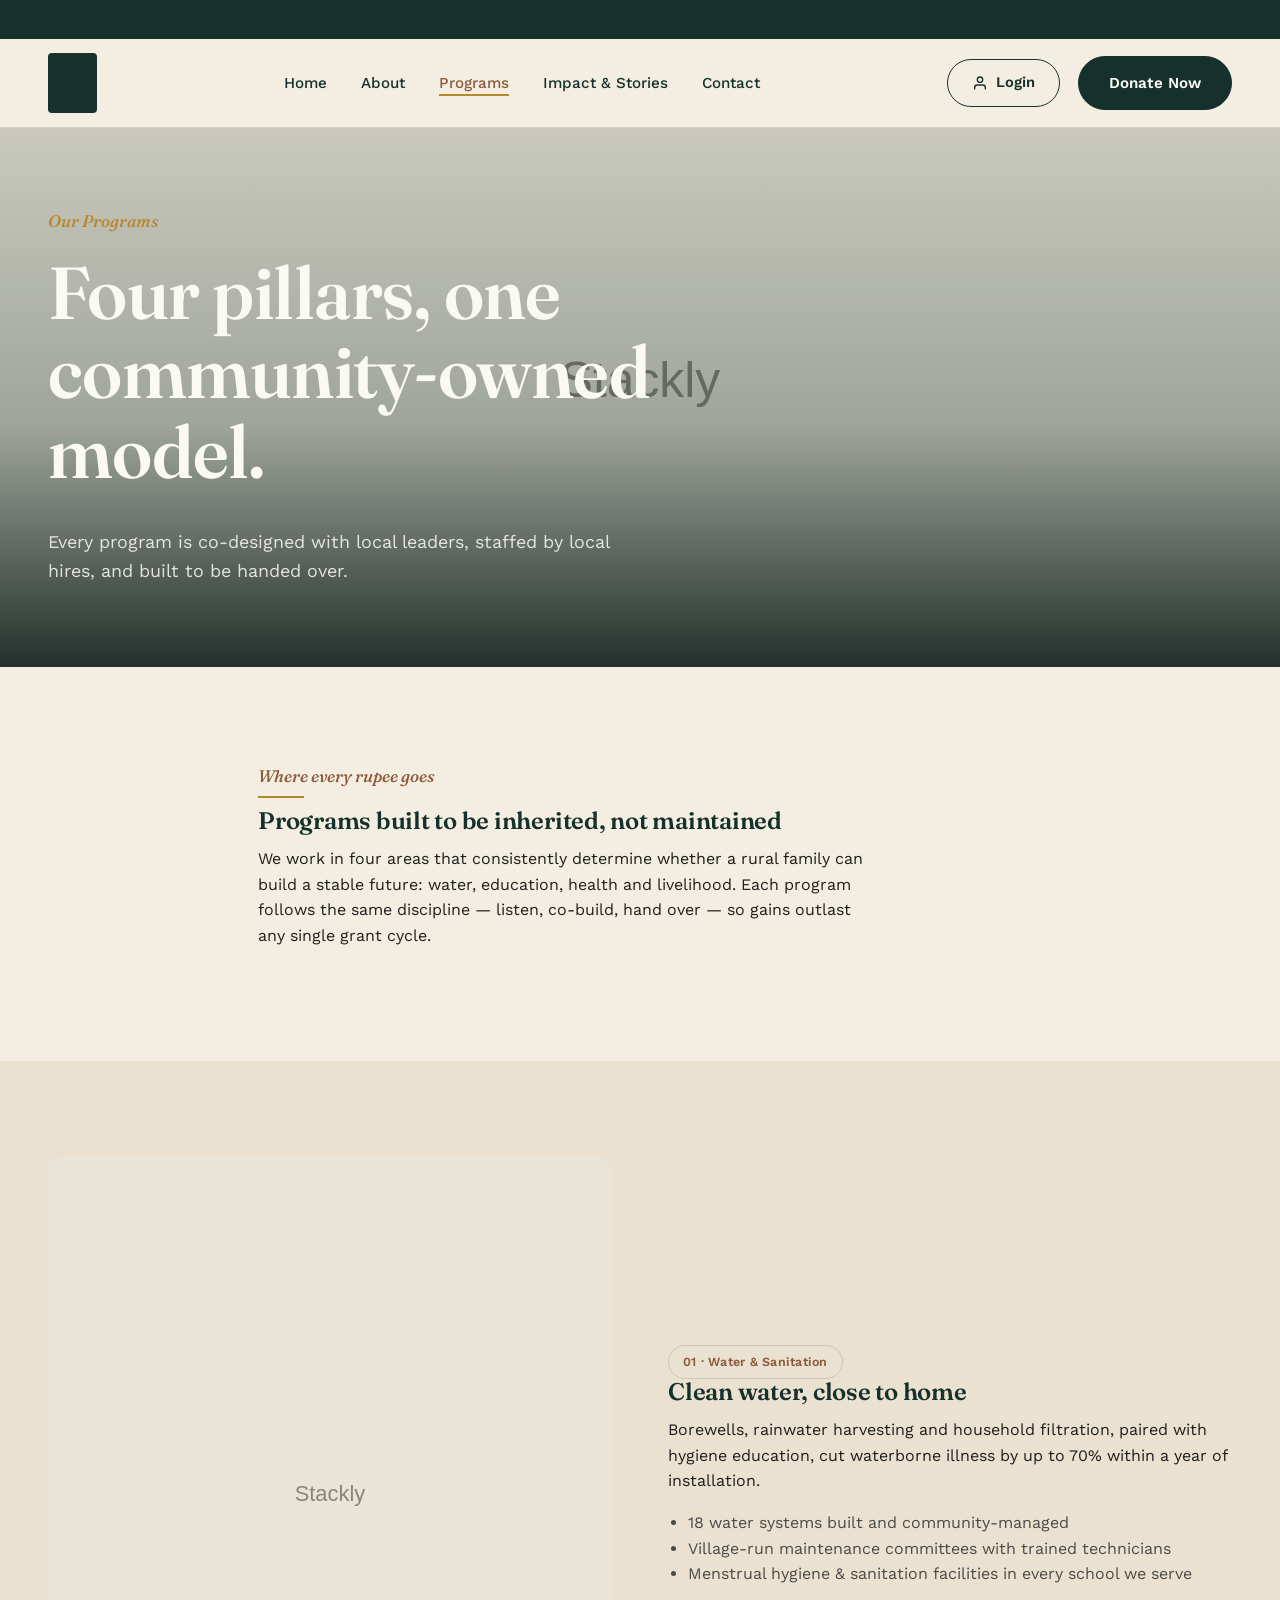
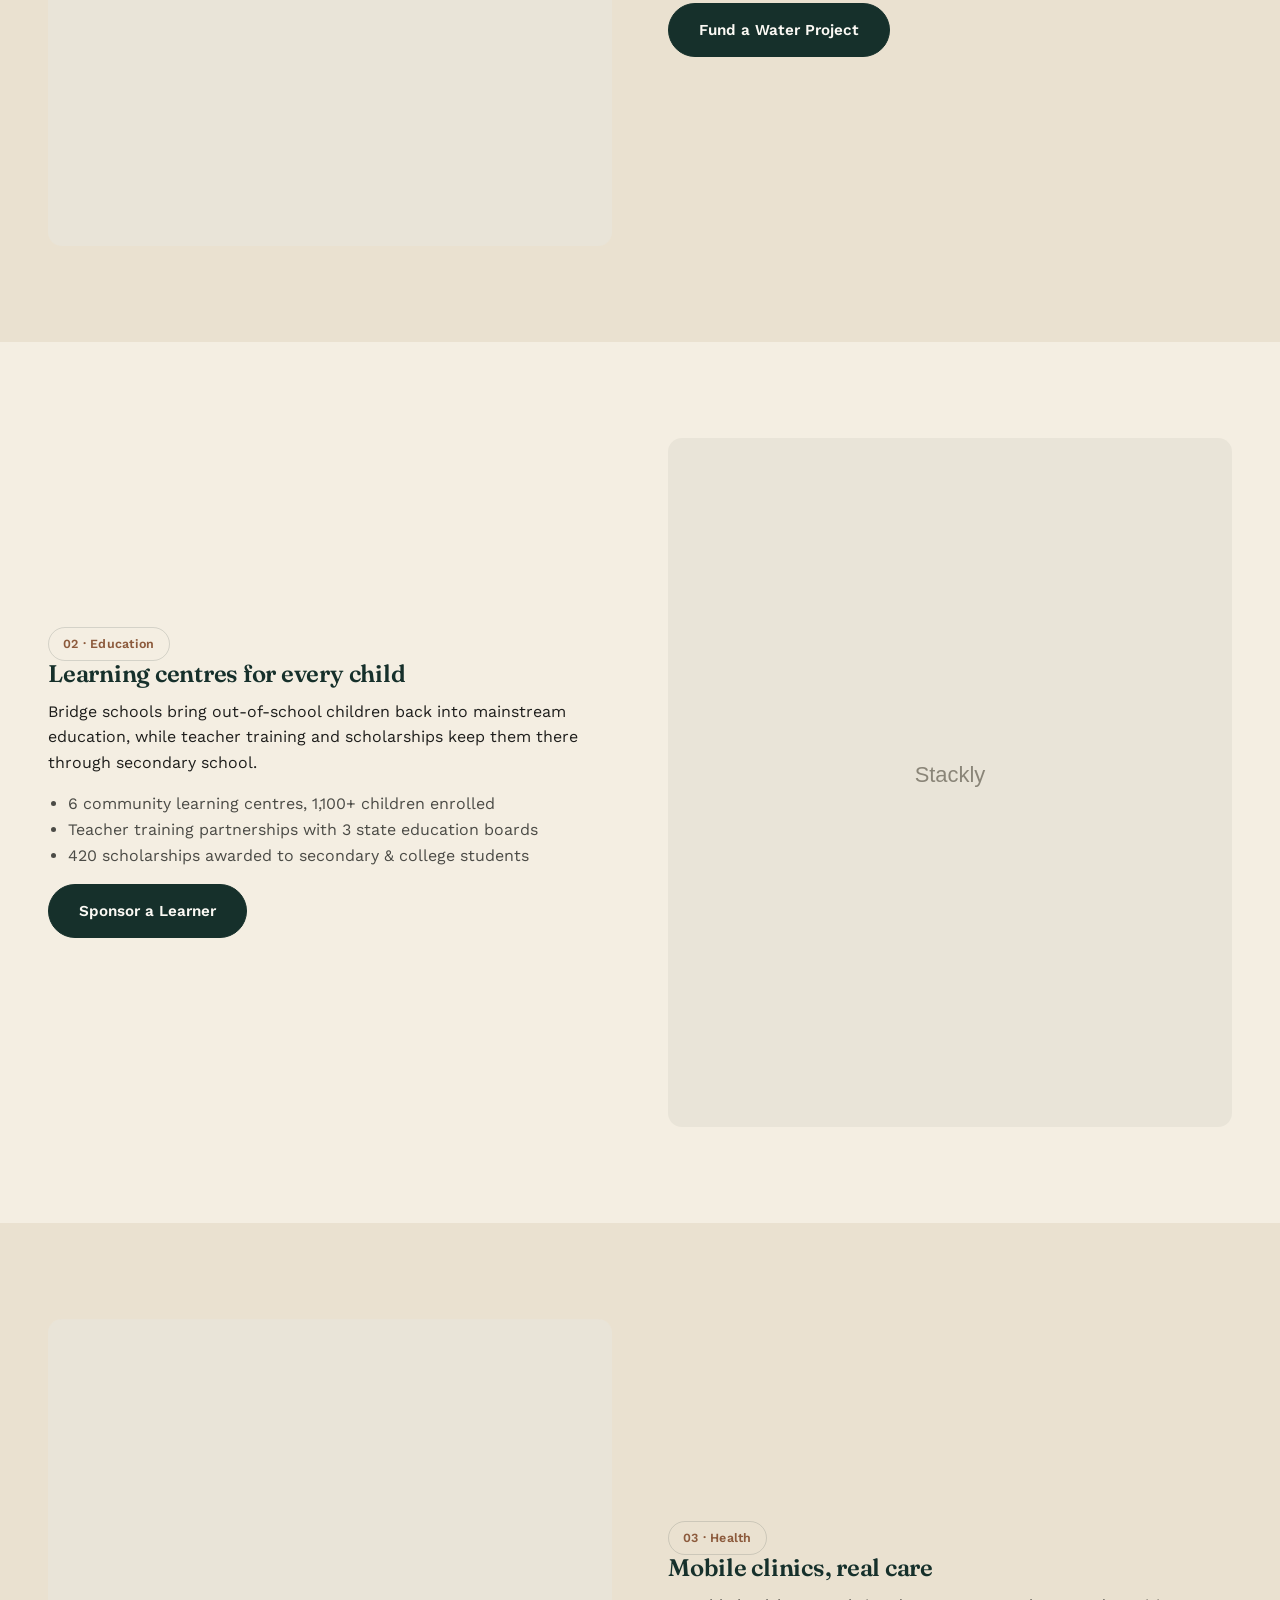
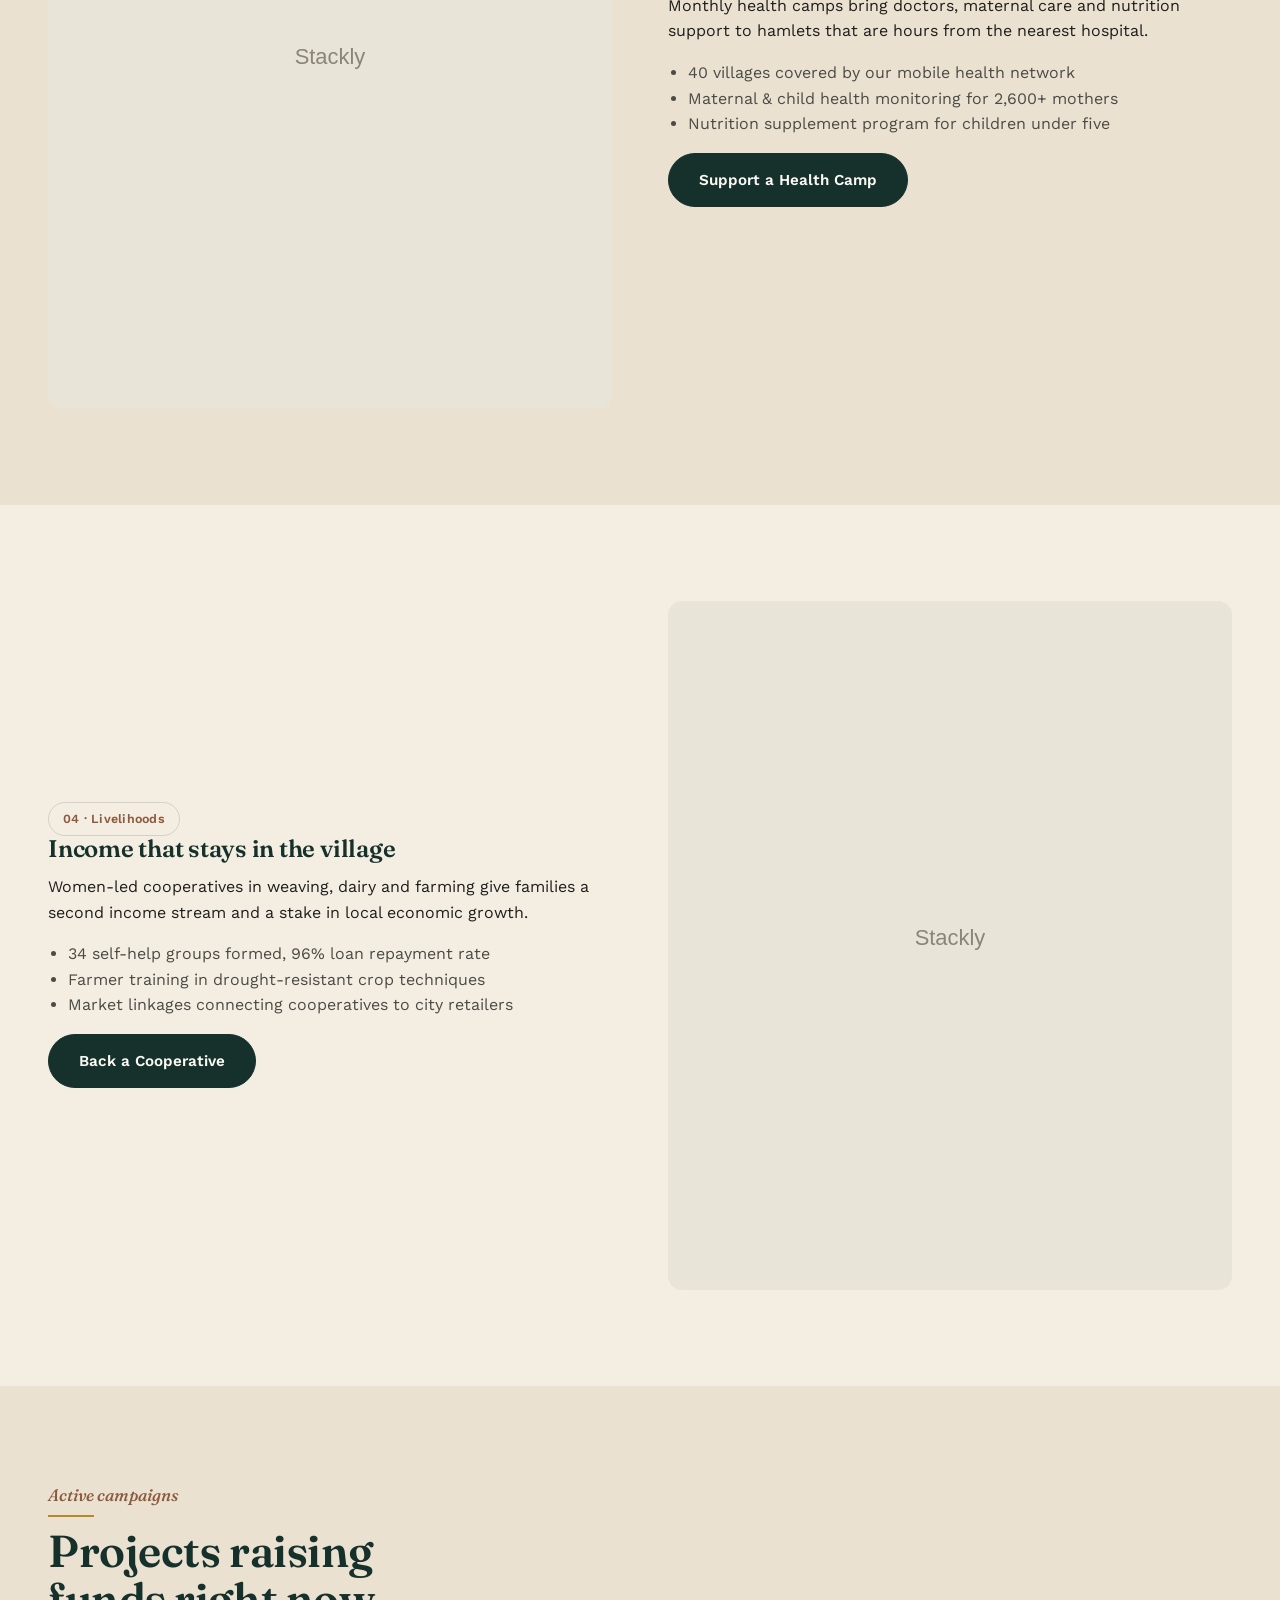
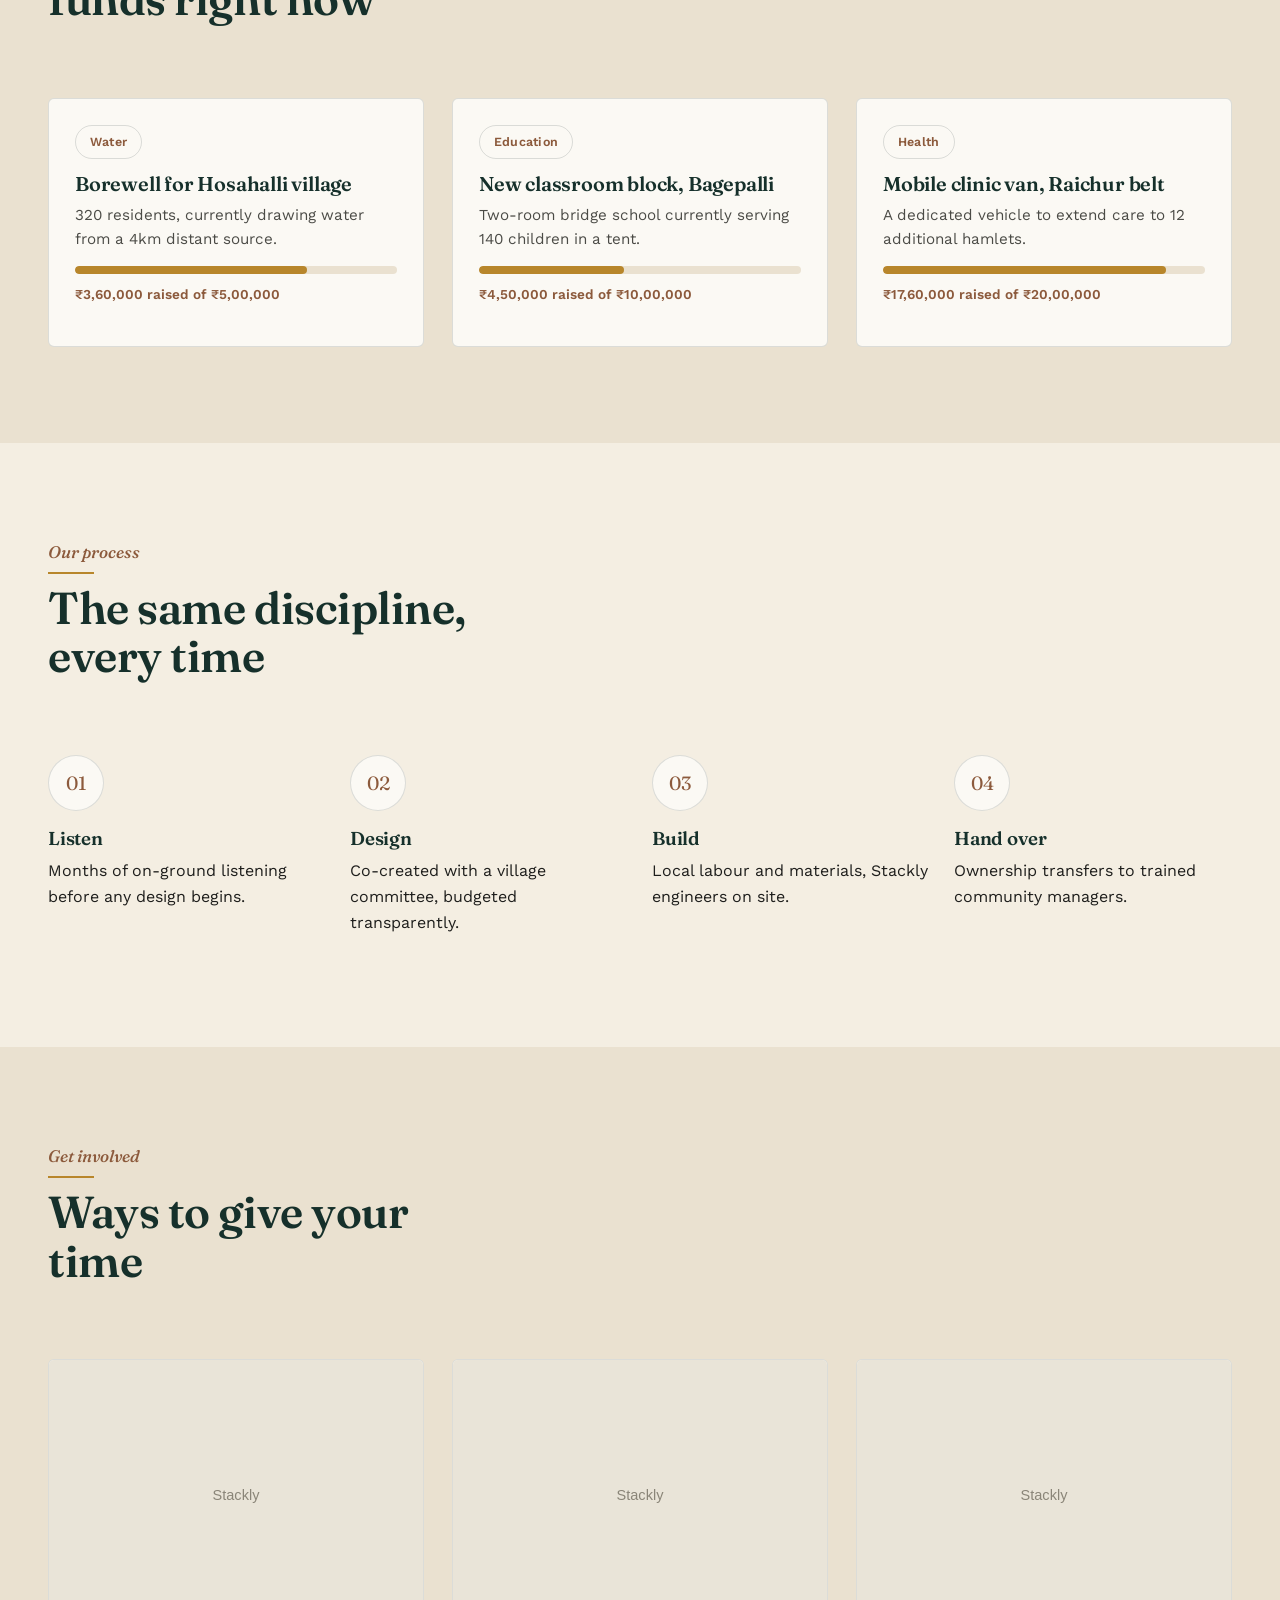
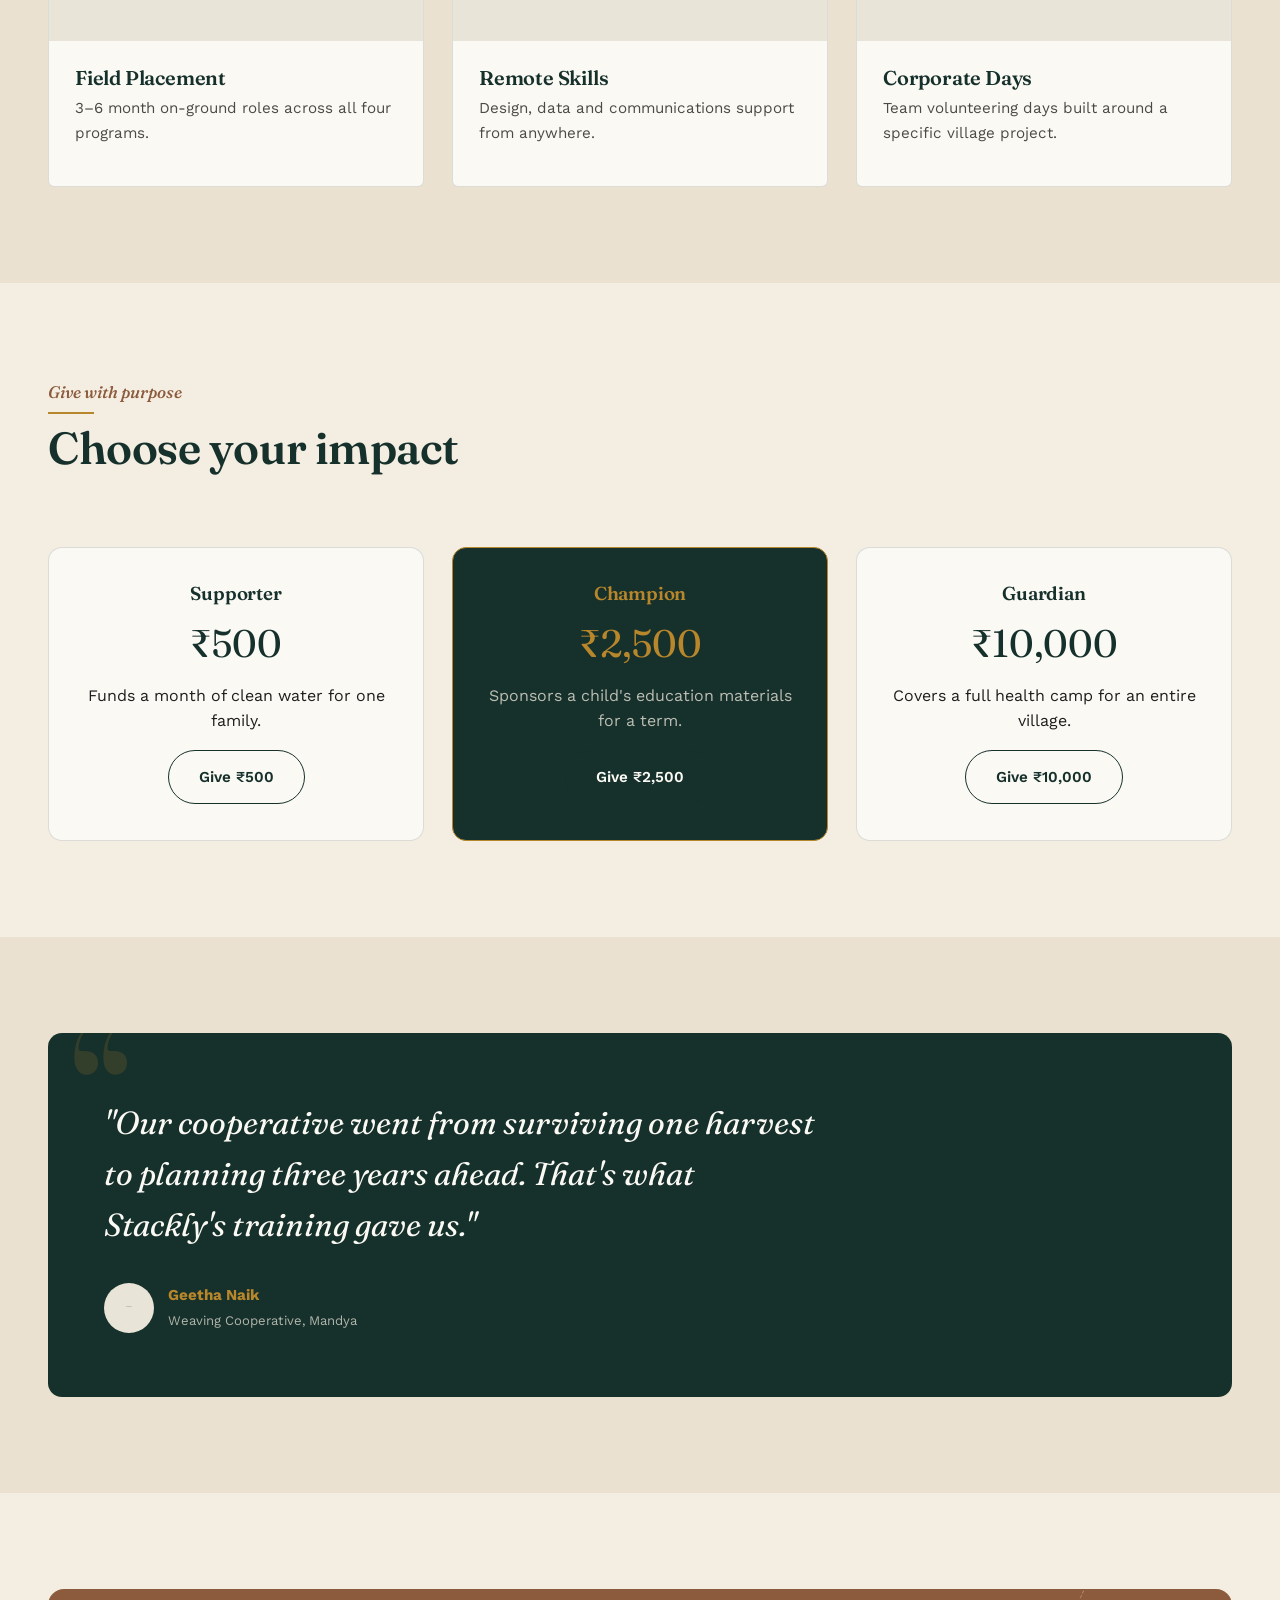
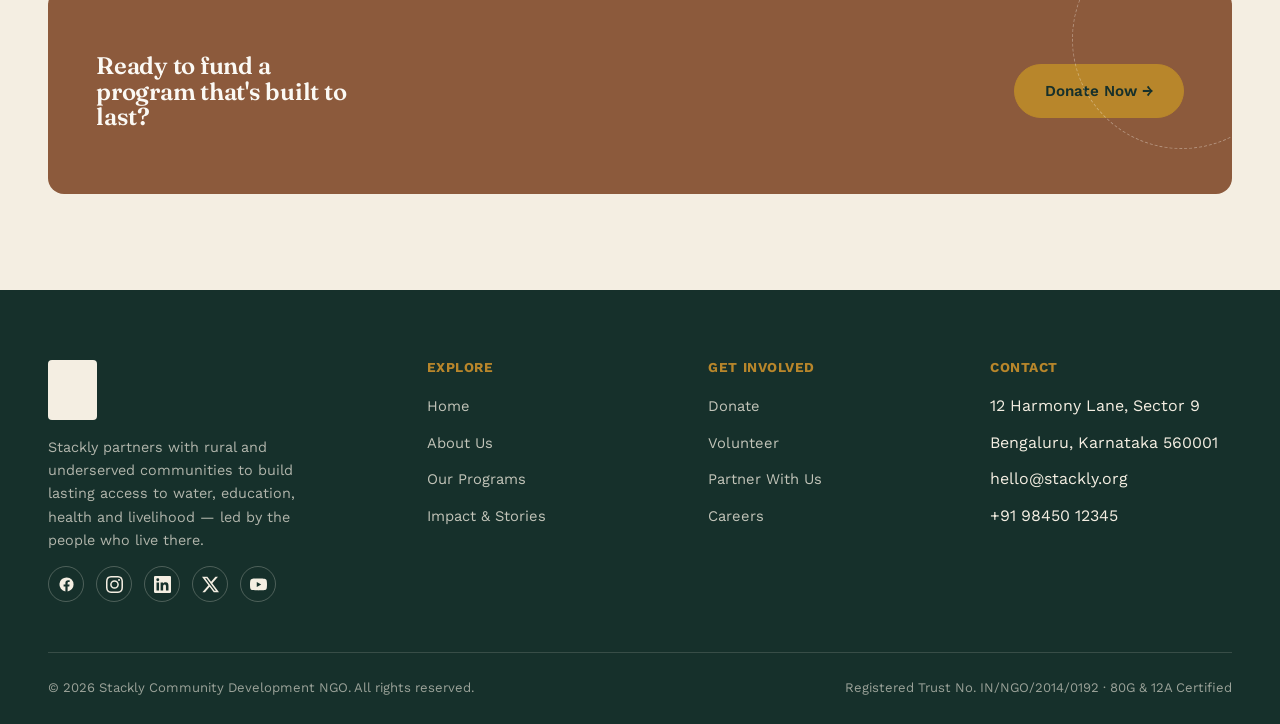
<file: programs.html>
<!DOCTYPE html>
<html lang="en">
<head>
<meta charset="UTF-8">
<meta name="viewport" content="width=device-width, initial-scale=1">
<title>Our Programs — Stackly Community Development NGO</title>
<meta name="description" content="Explore Stackly's four community-led programs: water & sanitation, education, health, and livelihoods.">
<link rel="icon" href="https://wsrv.nl/?url=https://snabsolutions.in/wp-content/uploads/2026/02/stackly-snab-solutions.png&w=64&h=64&output=webp&q=80&fit=cover">
<link rel="stylesheet" href="style.css">
</head>
<body>

  <div class="accent-dot"></div>
  <div class="ann-bar">
    <div class="marquee">
      <span>🌱 2,400+ families reached this year</span>
      <span>💧 18 clean water points installed</span>
      <span>📚 6 community learning centres open</span>
      <span>🤝 Volunteer applications open for 2027</span>
      <span>🌱 2,400+ families reached this year</span>
      <span>💧 18 clean water points installed</span>
      <span>📚 6 community learning centres open</span>
      <span>🤝 Volunteer applications open for 2027</span>
    </div>
  </div>
  <header class="site">
    <nav class="nav">
      <a href="index.html" class="brand">
        <img src="https://wsrv.nl/?url=https://snabsolutions.in/wp-content/uploads/2026/02/stackly-snab-solutions.png&w=280&output=webp&q=85&fit=cover" alt="Stackly Community Development NGO logo" width="140" height="44">
      </a>
      <ul class="navlinks">
        <li><a href="index.html">Home</a></li>
        <li><a href="about.html">About</a></li>
        <li><a href="programs.html">Programs</a></li>
        <li><a href="gallery.html">Impact &amp; Stories</a></li>
        <li><a href="contact.html">Contact</a></li>
        <li class="nav-mobile-only nav-actions"><a href="login.html" class="m-login">Login</a><a href="contact.html#donate" class="m-donate">Donate</a></li>
      </ul>
      <div class="nav-cta">
        <a href="login.html" class="btn outline login-btn"><span><svg viewBox="0 0 24 24" width="16" height="16" fill="none" stroke="currentColor" stroke-width="2" stroke-linecap="round" stroke-linejoin="round" aria-hidden="true"><path d="M20 21v-2a4 4 0 0 0-4-4H8a4 4 0 0 0-4 4v2"/><circle cx="12" cy="7" r="4"/></svg>Login</span></a>
        <a href="contact.html#donate" class="btn"><span>Donate Now</span></a>
        <button class="burger" aria-label="Menu"><span></span><span></span><span></span></button>
      </div>
    </nav>
  </header>

<main>

  <!-- 1. HERO -->
  <section class="hero short" style="padding:0;">
    <img class="hero-img" src="https://wsrv.nl/?url=images.unsplash.com/photo-1620901433789-1d2f85a93653%3Fw%3D2560&w=1280&h=711&fit=cover&output=webp&q=45" alt="Farmer ploughing a field with oxen at a community farming project">
    <div class="hero-scrim"></div>
    <div class="hero-content">
      <span class="eyebrow">Our Programs</span>
      <h1>Four pillars, one community-owned model.</h1>
      <p>Every program is co-designed with local leaders, staffed by local hires, and built to be handed over.</p>
    </div>
  </section>

  <!-- 2. INTRO / OVERVIEW -->
  <section>
    <div class="wrap reveal" style="max-width:820px;">
      <span class="eyebrow">Where every rupee goes</span>
      <h2>Programs built to be inherited, not maintained</h2>
      <p>We work in four areas that consistently determine whether a rural family can build a stable future: water, education, health and livelihood. Each program follows the same discipline — listen, co-build, hand over — so gains outlast any single grant cycle.</p>
    </div>
  </section>

  <!-- 3. PROGRAM: WATER -->
  <section style="background:var(--sand-dim);">
    <div class="wrap split reveal">
      <div class="float-frame"><img src="https://wsrv.nl/?url=images.unsplash.com/photo-1551604283-246c763f2cda%3Fw%3D1440&w=720&h=880&fit=cover&output=webp&q=55" alt="Hand pump at a community borewell water point" loading="lazy"></div>
      <div>
        <span class="tag">01 · Water &amp; Sanitation</span>
        <h2>Clean water, close to home</h2>
        <p>Borewells, rainwater harvesting and household filtration, paired with hygiene education, cut waterborne illness by up to 70% within a year of installation.</p>
        <ul style="padding-left:20px;color:#4b4b46;">
          <li>18 water systems built and community-managed</li>
          <li>Village-run maintenance committees with trained technicians</li>
          <li>Menstrual hygiene &amp; sanitation facilities in every school we serve</li>
        </ul>
        <a href="contact.html#donate" class="btn"><span>Fund a Water Project</span></a>
      </div>
    </div>
  </section>

  <!-- 4. PROGRAM: EDUCATION -->
  <section>
    <div class="wrap split rev reveal">
      <div class="float-frame" style="animation-delay:.8s;"><img src="https://wsrv.nl/?url=images.unsplash.com/photo-1692269725836-fbd72e98883f%3Fw%3D1440&w=720&h=880&fit=cover&output=webp&q=55" alt="Children seated at desks in a bridge school classroom" loading="lazy"></div>
      <div>
        <span class="tag">02 · Education</span>
        <h2>Learning centres for every child</h2>
        <p>Bridge schools bring out-of-school children back into mainstream education, while teacher training and scholarships keep them there through secondary school.</p>
        <ul style="padding-left:20px;color:#4b4b46;">
          <li>6 community learning centres, 1,100+ children enrolled</li>
          <li>Teacher training partnerships with 3 state education boards</li>
          <li>420 scholarships awarded to secondary &amp; college students</li>
        </ul>
        <a href="contact.html#donate" class="btn"><span>Sponsor a Learner</span></a>
      </div>
    </div>
  </section>

  <!-- 5. PROGRAM: HEALTH -->
  <section style="background:var(--sand-dim);">
    <div class="wrap split reveal">
      <div class="float-frame"><img src="https://wsrv.nl/?url=images.unsplash.com/photo-1724301964759-374723c8ee7d%3Fw%3D1440&w=720&h=880&fit=cover&output=webp&q=55" alt="Elderly woman in a sari from a village we serve" loading="lazy"></div>
      <div>
        <span class="tag">03 · Health</span>
        <h2>Mobile clinics, real care</h2>
        <p>Monthly health camps bring doctors, maternal care and nutrition support to hamlets that are hours from the nearest hospital.</p>
        <ul style="padding-left:20px;color:#4b4b46;">
          <li>40 villages covered by our mobile health network</li>
          <li>Maternal &amp; child health monitoring for 2,600+ mothers</li>
          <li>Nutrition supplement program for children under five</li>
        </ul>
        <a href="contact.html#donate" class="btn"><span>Support a Health Camp</span></a>
      </div>
    </div>
  </section>

  <!-- 6. PROGRAM: LIVELIHOODS -->
  <section>
    <div class="wrap split rev reveal">
      <div class="float-frame" style="animation-delay:.8s;"><img src="https://wsrv.nl/?url=images.unsplash.com/photo-1634351356743-05de62a4b80b%3Fw%3D1440&w=720&h=880&fit=cover&output=webp&q=55" alt="Women in colourful saris from the weaving cooperative" loading="lazy"></div>
      <div>
        <span class="tag">04 · Livelihoods</span>
        <h2>Income that stays in the village</h2>
        <p>Women-led cooperatives in weaving, dairy and farming give families a second income stream and a stake in local economic growth.</p>
        <ul style="padding-left:20px;color:#4b4b46;">
          <li>34 self-help groups formed, 96% loan repayment rate</li>
          <li>Farmer training in drought-resistant crop techniques</li>
          <li>Market linkages connecting cooperatives to city retailers</li>
        </ul>
        <a href="contact.html#donate" class="btn"><span>Back a Cooperative</span></a>
      </div>
    </div>
  </section>

  <!-- 7. FUNDING PROGRESS -->
  <section style="background:var(--sand-dim);">
    <div class="wrap">
      <div class="sec-head reveal"><div><span class="eyebrow">Active campaigns</span><h2>Projects raising funds right now</h2></div></div>
      <div class="grid-3">
        <div class="card reveal"><div class="cbody">
          <span class="tag">Water</span><h3>Borewell for Hosahalli village</h3>
          <p>320 residents, currently drawing water from a 4km distant source.</p>
          <div class="progress" style="--p:72%;"><i></i></div>
          <p style="font-size:.85rem;color:var(--clay);font-weight:600;">₹3,60,000 raised of ₹5,00,000</p>
        </div></div>
        <div class="card reveal"><div class="cbody">
          <span class="tag">Education</span><h3>New classroom block, Bagepalli</h3>
          <p>Two-room bridge school currently serving 140 children in a tent.</p>
          <div class="progress" style="--p:45%;"><i></i></div>
          <p style="font-size:.85rem;color:var(--clay);font-weight:600;">₹4,50,000 raised of ₹10,00,000</p>
        </div></div>
        <div class="card reveal"><div class="cbody">
          <span class="tag">Health</span><h3>Mobile clinic van, Raichur belt</h3>
          <p>A dedicated vehicle to extend care to 12 additional hamlets.</p>
          <div class="progress" style="--p:88%;"><i></i></div>
          <p style="font-size:.85rem;color:var(--clay);font-weight:600;">₹17,60,000 raised of ₹20,00,000</p>
        </div></div>
      </div>
    </div>
  </section>

  <!-- 8. OUR PROCESS -->
  <section>
    <div class="wrap">
      <div class="sec-head reveal"><div><span class="eyebrow">Our process</span><h2>The same discipline, every time</h2></div></div>
      <div class="grid-4">
        <div class="reveal"><div class="num-badge">01</div><h3>Listen</h3><p>Months of on-ground listening before any design begins.</p></div>
        <div class="reveal"><div class="num-badge">02</div><h3>Design</h3><p>Co-created with a village committee, budgeted transparently.</p></div>
        <div class="reveal"><div class="num-badge">03</div><h3>Build</h3><p>Local labour and materials, Stackly engineers on site.</p></div>
        <div class="reveal"><div class="num-badge">04</div><h3>Hand over</h3><p>Ownership transfers to trained community managers.</p></div>
      </div>
    </div>
  </section>

  <!-- 9. VOLUNTEER OPPORTUNITIES -->
  <section style="background:var(--sand-dim);">
    <div class="wrap">
      <div class="sec-head reveal"><div><span class="eyebrow">Get involved</span><h2>Ways to give your time</h2></div></div>
      <div class="grid-3">
        <div class="card reveal"><div class="cimg"><img src="https://wsrv.nl/?url=images.unsplash.com/photo-1648102796336-0a5f2c417770%3Fw%3D1400&w=700&h=560&fit=cover&output=webp&q=50" alt="Volunteers and villagers working together in a paddy field in rural India" width="700" height="560" loading="lazy"></div><div class="cbody"><h3>Field Placement</h3><p>3–6 month on-ground roles across all four programs.</p></div></div>
        <div class="card reveal"><div class="cimg"><img src="https://wsrv.nl/?url=images.unsplash.com/photo-1588196749597-9ff075ee6b5b%3Fw%3D1400&w=700&h=560&fit=cover&output=webp&q=50" alt="Volunteer on a video call with a laptop, working remotely" width="700" height="560" loading="lazy"></div><div class="cbody"><h3>Remote Skills</h3><p>Design, data and communications support from anywhere.</p></div></div>
        <div class="card reveal"><div class="cimg"><img src="https://wsrv.nl/?url=images.unsplash.com/photo-1634151389979-2dea7604b36f%3Fw%3D1400&w=700&h=560&fit=cover&output=webp&q=50" alt="Group of people gathered around a table of plants for a team volunteering day" width="700" height="560" loading="lazy"></div><div class="cbody"><h3>Corporate Days</h3><p>Team volunteering days built around a specific village project.</p></div></div>
      </div>
    </div>
  </section>

  <!-- 10. DONATION TIERS -->
  <section id="donate-preview">
    <div class="wrap">
      <div class="sec-head reveal"><div><span class="eyebrow">Give with purpose</span><h2>Choose your impact</h2></div></div>
      <div class="grid-3">
        <div class="tier-card reveal"><h3>Supporter</h3><p class="price">₹500</p><p>Funds a month of clean water for one family.</p><a href="contact.html#donate" class="btn outline"><span>Give ₹500</span></a></div>
        <div class="tier-card featured reveal"><h3>Champion</h3><p class="price">₹2,500</p><p>Sponsors a child's education materials for a term.</p><a href="contact.html#donate" class="btn"><span>Give ₹2,500</span></a></div>
        <div class="tier-card reveal"><h3>Guardian</h3><p class="price">₹10,000</p><p>Covers a full health camp for an entire village.</p><a href="contact.html#donate" class="btn outline"><span>Give ₹10,000</span></a></div>
      </div>
    </div>
  </section>

  <!-- 11. TESTIMONIAL -->
  <section style="background:var(--sand-dim);">
    <div class="wrap reveal">
      <div class="quote-block">
        <p class="quote">"Our cooperative went from surviving one harvest to planning three years ahead. That's what Stackly's training gave us."</p>
        <div class="quote-who">
          <img src="https://wsrv.nl/?url=images.unsplash.com/photo-1587538018365-2a1f8b544c08%3Fw%3D240&w=120&h=120&fit=cover&output=webp&q=55" alt="Portrait of a community member">
          <div><b>Geetha Naik</b><span>Weaving Cooperative, Mandya</span></div>
        </div>
      </div>
    </div>
  </section>

  <!-- 12. CTA -->
  <section>
    <div class="wrap reveal">
      <div class="cta-banner">
        <h2>Ready to fund a program that's built to last?</h2>
        <a href="contact.html#donate" class="btn"><span>Donate Now →</span></a>
      </div>
    </div>
  </section>

</main>

  <footer class="site">
    <div class="wrap">
      <div class="foot-grid">
        <div class="foot-brand">
        <a href="index.html"> <img src="https://wsrv.nl/?url=https://snabsolutions.in/wp-content/uploads/2026/02/stackly-snab-solutions.png&w=280&output=webp&q=85&fit=cover" alt="Stackly logo" width="140" height="42"></a>
          <p>Stackly partners with rural and underserved communities to build lasting access to water, education, health and livelihood — led by the people who live there.</p>
          <div class="social">
            <a href="404.html" target="_blank" rel="noopener noreferrer" aria-label="Facebook"><svg viewBox="0 0 24 24" width="17" height="17" fill="currentColor" aria-hidden="true"><path d="M22 12a10 10 0 1 0-11.56 9.88v-6.99H7.9V12h2.54V9.8c0-2.5 1.49-3.89 3.78-3.89 1.09 0 2.24.2 2.24.2v2.46h-1.26c-1.24 0-1.63.77-1.63 1.56V12h2.78l-.44 2.89h-2.34v6.99A10 10 0 0 0 22 12z"/></svg></a>
            <a href="404.html" target="_blank" rel="noopener noreferrer" aria-label="Instagram"><svg viewBox="0 0 24 24" width="17" height="17" fill="currentColor" aria-hidden="true"><path d="M12 2.16c3.2 0 3.58.01 4.85.07 3.25.15 4.77 1.69 4.92 4.92.06 1.27.07 1.65.07 4.85s-.01 3.58-.07 4.85c-.15 3.23-1.66 4.77-4.92 4.92-1.27.06-1.64.07-4.85.07s-3.58-.01-4.85-.07c-3.26-.15-4.77-1.7-4.92-4.92C2.17 15.58 2.16 15.2 2.16 12s.01-3.58.07-4.85C2.38 3.92 3.9 2.38 7.15 2.23 8.42 2.17 8.8 2.16 12 2.16zM12 0C8.74 0 8.33.01 7.05.07 2.7.27.27 2.69.07 7.05.01 8.33 0 8.74 0 12s.01 3.67.07 4.95c.2 4.36 2.62 6.78 6.98 6.98C8.33 23.99 8.74 24 12 24s3.67-.01 4.95-.07c4.35-.2 6.78-2.62 6.98-6.98.06-1.28.07-1.69.07-4.95s-.01-3.67-.07-4.95C23.73 2.7 21.31.27 16.95.07 15.67.01 15.26 0 12 0zm0 5.84a6.16 6.16 0 1 0 0 12.32 6.16 6.16 0 0 0 0-12.32zM12 16a4 4 0 1 1 0-8 4 4 0 0 1 0 8zm6.4-11.85a1.44 1.44 0 1 0 0 2.88 1.44 1.44 0 0 0 0-2.88z"/></svg></a>
            <a href="404.html" target="_blank" rel="noopener noreferrer" aria-label="LinkedIn"><svg viewBox="0 0 24 24" width="17" height="17" fill="currentColor" aria-hidden="true"><path d="M20.45 20.45h-3.56v-5.57c0-1.33-.03-3.04-1.85-3.04-1.85 0-2.14 1.45-2.14 2.94v5.67H9.35V9h3.41v1.56h.05c.48-.9 1.64-1.85 3.37-1.85 3.6 0 4.27 2.37 4.27 5.46v6.28zM5.34 7.43a2.06 2.06 0 1 1 0-4.13 2.06 2.06 0 0 1 0 4.13zM7.12 20.45H3.56V9h3.56v11.45zM22.22 0H1.77C.79 0 0 .77 0 1.73v20.54C0 23.23.79 24 1.77 24h20.45c.98 0 1.78-.77 1.78-1.73V1.73C24 .77 23.2 0 22.22 0z"/></svg></a>
            <a href="404.html" target="_blank" rel="noopener noreferrer" aria-label="X (Twitter)"><svg viewBox="0 0 24 24" width="17" height="17" fill="currentColor" aria-hidden="true"><path d="M18.9 1.15h3.68l-8.04 9.19L24 22.85h-7.4l-5.8-7.58-6.63 7.58H.49l8.6-9.83L0 1.15h7.59l5.24 6.93 6.07-6.93zm-1.29 19.5h2.04L6.48 3.24H4.3l13.31 17.41z"/></svg></a>
            <a href="404.html" target="_blank" rel="noopener noreferrer" aria-label="YouTube"><svg viewBox="0 0 24 24" width="17" height="17" fill="currentColor" aria-hidden="true"><path d="M23.5 6.2a3 3 0 0 0-2.1-2.12C19.5 3.55 12 3.55 12 3.55s-7.5 0-9.4.53A3 3 0 0 0 .5 6.2C0 8.1 0 12 0 12s0 3.9.5 5.8a3 3 0 0 0 2.1 2.12c1.9.53 9.4.53 9.4.53s7.5 0 9.4-.53a3 3 0 0 0 2.1-2.12C24 15.9 24 12 24 12s0-3.9-.5-5.8zM9.55 15.57V8.43L15.82 12l-6.27 3.57z"/></svg></a>
          </div>
        </div>
        <div><h4>Explore</h4><ul>
          <li><a href="index.html">Home</a></li>
          <li><a href="about.html">About Us</a></li>
          <li><a href="programs.html">Our Programs</a></li>
          <li><a href="gallery.html">Impact &amp; Stories</a></li>
        </ul></div>
        <div><h4>Get Involved</h4><ul>
          <li><a href="contact.html#donate">Donate</a></li>
          <li><a href="contact.html#volunteer">Volunteer</a></li>
          <li><a href="programs.html">Partner With Us</a></li>
          <li><a href="contact.html">Careers</a></li>
        </ul></div>
        <div><h4>Contact</h4><ul>
          <li>12 Harmony Lane, Sector 9</li>
          <li>Bengaluru, Karnataka 560001</li>
          <li>hello@stackly.org</li>
          <li>+91 98450 12345</li>
        </ul></div>
      </div>
      <div class="foot-bottom">
        <span>© 2026 Stackly Community Development NGO. All rights reserved.</span>
        <span>Registered Trust No. IN/NGO/2014/0192 · 80G &amp; 12A Certified</span>
      </div>
    </div>
  </footer>
  <button class="totop" aria-label="Back to top">↑</button>

  <!-- Image fallback: retry direct from source, then show a placeholder -->
  <script>
  (function () {
    var placeholder = 'data:image/svg+xml;utf8,' + encodeURIComponent(
      '<svg xmlns="http://www.w3.org/2000/svg" width="720" height="880" viewBox="0 0 720 880">' +
      '<rect width="100%" height="100%" fill="#e9e4d8"/>' +
      '<text x="50%" y="50%" font-family="sans-serif" font-size="28" fill="#8a8578" text-anchor="middle">Stackly</text></svg>'
    );

    function fix(img) {
      var stage = img.dataset.fb || '0';
      if (stage === '2') return;

      // Stage 1: retry directly from the original host, skipping the proxy
      if (stage === '0' && img.src.indexOf('wsrv.nl') > -1) {
        var m = img.src.match(/[?&]url=([^&]+)/);
        if (m) {
          img.dataset.fb = '1';
          img.src = 'https://' + decodeURIComponent(m[1]).replace(/^https?:\/\//, '');
          return;
        }
      }

      // Stage 2: give up and show the placeholder
      img.dataset.fb = '2';
      img.src = placeholder;
    }

    // Catch images that fail while loading
    document.addEventListener('error', function (e) {
      if (e.target && e.target.tagName === 'IMG') fix(e.target);
    }, true);

    // Catch images that had already failed before this script ran
    document.querySelectorAll('img').forEach(function (img) {
      if (img.loading !== 'lazy' && img.complete && img.naturalWidth === 0) fix(img);
    });
  })();
  </script>

  <script src="script.js"></script>
</body>
</html>
</file>
<file: style.css>
/* ============================================================
   STACKLY — Community Development NGO Theme
   Palette: Pine (#16302B), Sand (#F4EEE2), Clay (#8C5A3C), Gold (#B8862B)
   Type: 'Fraunces' (display serif) + 'Work Sans' (body sans)
   ============================================================ */

@import url('https://fonts.googleapis.com/css2?family=Fraunces:ital,opsz,wght@0,9..144,300;0,9..144,500;0,9..144,600;0,9..144,700;1,9..144,500&family=Work+Sans:wght@300;400;500;600;700&display=swap');

:root{
  --pine:#16302B;
  --pine-light:#22463D;
  --sand:#F4EEE2;
  --sand-dim:#EAE1D0;
  --clay:#8C5A3C;
  --gold:#B8862B;
  --ink:#1E1E1C;
  --cream:#FBF9F4;
  --line: rgba(22,48,43,0.14);
  --radius: 6px;
  --ease: cubic-bezier(.22,.85,.32,1);
  --maxw: 1240px;
}

*,*::before,*::after{box-sizing:border-box;}
html{scroll-behavior:smooth;}
body{
  margin:0;
  background:var(--sand);
  color:var(--ink);
  font-family:'Work Sans',sans-serif;
  font-weight:400;
  line-height:1.6;
  -webkit-font-smoothing:antialiased;
  overflow-x:hidden;
}
img{max-width:100%;display:block;}
a{color:inherit;text-decoration:none;}
h1,h2,h3,h4{
  font-family:'Fraunces',serif;
  font-weight:600;
  line-height:1.08;
  margin:0 0 .5em;
  color:var(--pine);
  letter-spacing:-0.01em;
}
p{margin:0 0 1em;max-width:62ch;}
.wrap{max-width:var(--maxw);margin:0 auto;padding:0 28px;}
section{position:relative;padding:96px 0;}
@media(max-width:768px){section{padding:60px 0;}}

/* -------- utility -------- */
.eyebrow{
  font-family:'Fraunces',serif;
  font-style:italic;
  font-weight:500;
  color:var(--clay);
  font-size:1.05rem;
  margin-bottom:.6em;
  display:inline-block;
}
.btn{
  display:inline-flex;align-items:center;gap:10px;
  padding:14px 30px;
  background:var(--pine);
  color:var(--cream);
  border-radius:999px;
  font-weight:600;
  font-size:.95rem;
  border:1px solid var(--pine);
  cursor:pointer;
  transition:transform .45s var(--ease), background .3s ease, color .3s ease, box-shadow .4s ease;
  position:relative;
  overflow:hidden;
}
.btn::after{
  content:'';
  position:absolute;inset:0;
  background:var(--gold);
  transform:translateY(101%);
  transition:transform .45s var(--ease);
  z-index:0;
}
.btn span{position:relative;z-index:1;display:flex;align-items:center;gap:8px;}
.btn:hover::after{transform:translateY(0);}
.btn:hover{color:var(--pine);border-color:var(--gold);}
.btn:hover{transform:translateY(-2px);}
.btn.outline{background:transparent;color:var(--pine);border:1px solid var(--pine);}
.btn.outline::after{background:var(--pine);}
.btn.outline:hover{color:var(--sand);}

.tag{
  display:inline-block;padding:6px 14px;border:1px solid var(--line);
  border-radius:999px;font-size:.78rem;color:var(--clay);font-weight:600;
  letter-spacing:.02em;
}

/* -------- reveal animation -------- */
.reveal{opacity:0;transform:translateY(28px);transition:opacity .9s var(--ease), transform .9s var(--ease);}
.reveal.in{opacity:1;transform:translateY(0);}
.reveal-stagger > *{opacity:0;transform:translateY(24px);transition:opacity .7s var(--ease), transform .7s var(--ease);}
.reveal-stagger.in > *{opacity:1;transform:translateY(0);}
.reveal-stagger.in > *:nth-child(1){transition-delay:.05s;}
.reveal-stagger.in > *:nth-child(2){transition-delay:.15s;}
.reveal-stagger.in > *:nth-child(3){transition-delay:.25s;}
.reveal-stagger.in > *:nth-child(4){transition-delay:.35s;}
.reveal-stagger.in > *:nth-child(5){transition-delay:.45s;}
.reveal-stagger.in > *:nth-child(6){transition-delay:.55s;}
@media (prefers-reduced-motion: reduce){
  .reveal,.reveal-stagger>*{opacity:1!important;transform:none!important;transition:none!important;}
}

/* -------- announcement bar -------- */
.ann-bar{
  background:var(--pine);color:var(--sand);
  font-size:.82rem;text-align:center;padding:9px 16px;
  letter-spacing:.02em;
  overflow:hidden;
  white-space:nowrap;
}
.ann-bar .marquee{display:inline-block;padding-left:100%;animation:marquee 22s linear infinite;}
@keyframes marquee{from{transform:translateX(0);}to{transform:translateX(-100%);}}
.ann-bar .marquee span{margin:0 2.4em;color:var(--gold);}

/* -------- header -------- */
header.site{
  position:sticky;top:0;z-index:200;
  background:rgba(244,238,226,.92);
  backdrop-filter:blur(10px);
  border-bottom:1px solid var(--line);
}
.nav{
  display:flex;align-items:center;justify-content:space-between;
  padding:14px 28px;max-width:var(--maxw);margin:0 auto;
}
.brand{display:flex;align-items:center;gap:12px;}
.brand img{height:60px;width:auto;border-radius:4px;}
.navlinks{display:flex;gap:34px;list-style:none;margin:0;padding:0;}
.navlinks a{
  font-weight:500;font-size:.95rem;color:var(--pine);
  position:relative;padding:4px 0;
}
.navlinks a::after{
  content:'';position:absolute;left:0;bottom:0;height:2px;width:0;
  background:var(--gold);transition:width .35s var(--ease);
}
.navlinks a:hover::after,.navlinks a.active::after{width:100%;}
.navlinks a.active{color:var(--clay);}
.nav-cta{display:flex;align-items:center;gap:18px;}
.burger{display:none;flex-direction:column;gap:5px;cursor:pointer;background:none;border:none;padding:6px;}
.burger span{width:26px;height:2px;background:var(--pine);display:block;transition:.3s var(--ease);}
.burger.open span:nth-child(1){transform:translateY(7px) rotate(45deg);}
.burger.open span:nth-child(2){opacity:0;}
.burger.open span:nth-child(3){transform:translateY(-7px) rotate(-45deg);}

@media(max-width:900px){
  .navlinks{
    position:fixed;inset:0 0 0 auto;top:73px;height:calc(100vh - 73px);
    background:var(--sand);flex-direction:column;width:78%;max-width:340px;
    padding:38px 30px;gap:26px;
    transform:translateX(100%);transition:transform .5s var(--ease);
    border-left:1px solid var(--line);
  }
  .navlinks.open{transform:translateX(0);}
  .burger{display:flex;}
  .nav-cta .btn{display:none;}
}

/* -------- hero -------- */
.hero{
  position:relative;min-height:88vh;display:flex;align-items:flex-end;
  padding:0;overflow:hidden;
}
.hero-img{
  position:absolute;inset:0;width:100%;height:100%;object-fit:cover;
  transform:scale(1.08);
  animation:heroZoom 9s var(--ease) forwards;
}
@keyframes heroZoom{to{transform:scale(1);}}
.hero-scrim{
  position:absolute;inset:0;
  background:linear-gradient(180deg, rgba(22,48,43,.15) 0%, rgba(22,48,43,.35) 55%, rgba(18,32,28,.92) 100%);
}
.hero-content{position:relative;z-index:2;color:var(--cream);padding:80px 28px 64px;max-width:var(--maxw);margin:0 auto;width:100%;}
.hero-content .eyebrow{color:var(--gold);}
.hero-content h1{color:var(--cream);font-size:clamp(2.4rem,6vw,4.6rem);max-width:15ch;}
.hero-content p{color:rgba(251,249,244,.86);font-size:1.12rem;max-width:52ch;}
.hero-cta{display:flex;gap:16px;margin-top:26px;flex-wrap:wrap;}
.hero-content .btn.outline{color:var(--cream);border-color:rgba(251,249,244,.5);}
.hero-content .btn.outline::after{background:var(--cream);}
.hero-content .btn.outline:hover{color:var(--pine);}
.hero-scroll{
  position:absolute;bottom:26px;right:28px;z-index:2;color:var(--cream);
  display:flex;align-items:center;gap:10px;font-size:.8rem;letter-spacing:.05em;
}
.hero-scroll .line{width:1px;height:34px;background:rgba(251,249,244,.5);position:relative;overflow:hidden;}
.hero-scroll .line::after{content:'';position:absolute;top:-100%;left:0;width:100%;height:100%;background:var(--gold);animation:scrollLine 2s ease-in-out infinite;}
@keyframes scrollLine{50%{top:0;}100%{top:100%;}}

/* small inner-page hero (no full viewport) */
.hero.short{min-height:56vh;}

/* -------- stats -------- */
.stats-strip{background:var(--pine);color:var(--sand);}
.stats-grid{display:grid;grid-template-columns:repeat(4,1fr);gap:32px;text-align:center;}
.stat h3{color:var(--gold);font-size:clamp(2rem,4vw,3.2rem);margin-bottom:.1em;}
.stat p{color:rgba(244,238,226,.75);margin:0;font-size:.9rem;max-width:none;}
@media(max-width:768px){.stats-grid{grid-template-columns:repeat(2,1fr);gap:36px 20px;}}

/* -------- section heading patterns -------- */
.sec-head{display:flex;justify-content:space-between;align-items:flex-end;gap:30px;margin-bottom:52px;flex-wrap:wrap;}
.sec-head h2{font-size:clamp(1.9rem,3.6vw,2.8rem);max-width:14ch;}
.sec-head .desc{max-width:38ch;color:#4b4b46;}

/* -------- cards -------- */
.grid-3{display:grid;grid-template-columns:repeat(3,1fr);gap:28px;}
.grid-2{display:grid;grid-template-columns:1fr 1fr;gap:40px;}
.grid-4{display:grid;grid-template-columns:repeat(4,1fr);gap:24px;}
@media(max-width:900px){.grid-3,.grid-4{grid-template-columns:repeat(2,1fr);}.grid-2{grid-template-columns:1fr;}}
@media(max-width:560px){.grid-3,.grid-4{grid-template-columns:1fr;}}

.card{
  background:var(--cream);border:1px solid var(--line);border-radius:var(--radius);
  overflow:hidden;transition:transform .5s var(--ease), box-shadow .5s var(--ease), border-color .5s ease;
}
.card:hover{transform:translateY(-6px);box-shadow:0 24px 48px -24px rgba(22,48,43,.35);border-color:var(--gold);}
.card .cimg{aspect-ratio:4/3;overflow:hidden;}
.card .cimg img{width:100%;height:100%;object-fit:cover;transition:transform .8s var(--ease);}
.card:hover .cimg img{transform:scale(1.08);}
.card .cbody{padding:26px;}
.card .cbody .tag{margin-bottom:14px;}
.card h3{font-size:1.25rem;margin-bottom:.4em;}
.card p{color:#4b4b46;font-size:.95rem;}
.card .clink{display:inline-flex;align-items:center;gap:8px;color:var(--clay);font-weight:600;font-size:.9rem;margin-top:8px;}
.card .clink svg{transition:transform .35s var(--ease);}
.card:hover .clink svg{transform:translateX(5px);}

/* progress bars (programs) */
.progress{height:8px;background:var(--sand-dim);border-radius:99px;overflow:hidden;margin:10px 0;}
.progress i{display:block;height:100%;background:var(--gold);border-radius:99px;width:0;transition:width 1.4s var(--ease);}
.progress.in i{width:var(--p,60%);}

/* -------- testimonial / quote -------- */
.quote-block{
  background:var(--pine);color:var(--sand);border-radius:14px;
  padding:64px 56px;position:relative;overflow:hidden;
}
.quote-block::before{
  content:'“';position:absolute;top:-30px;left:24px;font-family:'Fraunces',serif;
  font-size:220px;color:rgba(184,134,43,.18);line-height:1;
}
.quote-block p.quote{font-family:'Fraunces',serif;font-style:italic;font-size:clamp(1.3rem,2.6vw,2rem);color:var(--cream);max-width:34ch;position:relative;z-index:1;}
.quote-who{display:flex;align-items:center;gap:14px;margin-top:26px;}
.quote-who img{width:50px;height:50px;border-radius:50%;object-fit:cover;}
.quote-who b{color:var(--gold);display:block;font-size:.95rem;}
.quote-who span{color:rgba(244,238,226,.7);font-size:.82rem;}

/* -------- timeline (about) -------- */
.timeline{position:relative;padding-left:32px;border-left:2px solid var(--line);}
.tl-item{position:relative;padding-bottom:44px;}
.tl-item:last-child{padding-bottom:0;}
.tl-item::before{
  content:'';position:absolute;left:-38px;top:2px;width:14px;height:14px;border-radius:50%;
  background:var(--sand);border:3px solid var(--gold);
}
.tl-item h4{color:var(--clay);font-family:'Work Sans',sans-serif;font-weight:700;font-size:.85rem;letter-spacing:.04em;margin-bottom:.3em;}
.tl-item h3{font-size:1.4rem;}

/* -------- team -------- */
.team-card{text-align:left;}
.team-card .cimg{aspect-ratio:1/1;border-radius:var(--radius);}
.team-card h3{margin-top:14px;margin-bottom:0;font-size:1.1rem;}
.team-card span{color:var(--clay);font-size:.85rem;font-weight:600;}

/* -------- marquee partners -------- */
.partner-marquee{overflow:hidden;border-top:1px solid var(--line);border-bottom:1px solid var(--line);padding:34px 0;}
.partner-track{display:flex;gap:80px;width:max-content;animation:pmarquee 26s linear infinite;align-items:center;}
.partner-track span{font-family:'Fraunces',serif;font-size:1.5rem;font-weight:600;color:#8b8b83;white-space:nowrap;opacity:.75;}
@keyframes pmarquee{from{transform:translateX(0);}to{transform:translateX(-50%);}}

/* -------- gallery masonry -------- */
.masonry{columns:3 260px;column-gap:20px;}
.masonry .m-item{break-inside:avoid;margin-bottom:20px;border-radius:var(--radius);overflow:hidden;position:relative;}
.masonry .m-item img{width:100%;display:block;transition:transform .7s var(--ease);}
.masonry .m-item:hover img{transform:scale(1.06);}
.masonry .m-item .m-cap{
  position:absolute;left:0;right:0;bottom:0;padding:16px;
  background:linear-gradient(0deg, rgba(22,48,43,.85), transparent);
  color:var(--cream);font-size:.85rem;font-weight:600;
  transform:translateY(10px);opacity:0;transition:.4s var(--ease);
}
.masonry .m-item:hover .m-cap{transform:translateY(0);opacity:1;}
@media(max-width:768px){.masonry{columns:2 180px;}}

/* -------- FAQ accordion -------- */
.faq-item{border-bottom:1px solid var(--line);}
.faq-q{
  display:flex;justify-content:space-between;align-items:center;
  padding:22px 4px;cursor:pointer;font-family:'Fraunces',serif;font-size:1.15rem;color:var(--pine);
}
.faq-q .plus{width:20px;height:20px;position:relative;flex:none;margin-left:20px;}
.faq-q .plus::before,.faq-q .plus::after{content:'';position:absolute;background:var(--clay);transition:transform .35s var(--ease);}
.faq-q .plus::before{width:100%;height:2px;top:9px;}
.faq-q .plus::after{width:2px;height:100%;left:9px;}
.faq-item.open .plus::after{transform:rotate(90deg);opacity:0;}
.faq-a{max-height:0;overflow:hidden;transition:max-height .45s var(--ease);}
.faq-a p{padding:0 4px 22px;color:#4b4b46;}

/* -------- forms -------- */
.form-grid{display:grid;grid-template-columns:1fr 1fr;gap:18px;}
.form-grid .full{grid-column:1/-1;}
input,textarea,select{
  width:100%;padding:14px 16px;border:1px solid var(--line);border-radius:var(--radius);
  background:var(--cream);font-family:'Work Sans',sans-serif;font-size:.95rem;color:var(--ink);
  transition:border-color .3s ease, box-shadow .3s ease;
}
input:focus,textarea:focus,select:focus{outline:none;border-color:var(--gold);box-shadow:0 0 0 3px rgba(184,134,43,.15);}
label{font-size:.82rem;font-weight:600;color:var(--pine);display:block;margin-bottom:6px;}
@media(max-width:700px){.form-grid{grid-template-columns:1fr;}}

/* -------- donation tiers -------- */
.tier-card{
  background:var(--cream);border:1px solid var(--line);border-radius:14px;padding:36px 30px;text-align:center;
  transition:transform .5s var(--ease), border-color .4s ease, box-shadow .4s ease;position:relative;
}
.tier-card.featured{border-color:var(--gold);background:var(--pine);color:var(--sand);}
.tier-card.featured h3,.tier-card.featured .price{color:var(--gold);}
.tier-card.featured p{color:rgba(244,238,226,.75);}
.tier-card:hover{transform:translateY(-8px);box-shadow:0 30px 50px -28px rgba(22,48,43,.4);}
.price{font-family:'Fraunces',serif;font-size:2.4rem;color:var(--pine);margin:.2em 0;}

/* -------- CTA banner -------- */
.cta-banner{
  background:var(--clay);color:var(--cream);border-radius:16px;padding:64px 48px;
  display:flex;justify-content:space-between;align-items:center;gap:30px;flex-wrap:wrap;
  position:relative;overflow:hidden;
}
.cta-banner h2{color:var(--cream);max-width:16ch;margin:0;}
.cta-banner::after{
  content:'';position:absolute;right:-60px;top:-60px;width:220px;height:220px;border-radius:50%;
  border:1px dashed rgba(251,249,244,.35);animation:spin 30s linear infinite;
}
@keyframes spin{to{transform:rotate(360deg);}}
.cta-banner .btn{background:var(--gold);border-color:var(--gold);color:var(--pine);}
.cta-banner .btn::after{background:var(--cream);}

/* -------- footer -------- */
footer.site{background:var(--pine);color:var(--sand);padding:70px 0 26px;}
.foot-grid{display:grid;grid-template-columns:1.4fr 1fr 1fr 1fr;gap:40px;margin-bottom:50px;}
.foot-grid h4{color:var(--gold);font-family:'Work Sans',sans-serif;font-weight:700;font-size:.85rem;letter-spacing:.04em;text-transform:uppercase;margin-bottom:18px;}
.foot-grid ul{list-style:none;margin:0;padding:0;display:flex;flex-direction:column;gap:11px;}
.foot-grid a{color:rgba(244,238,226,.78);font-size:.92rem;transition:color .3s ease,padding-left .3s ease;}
.foot-grid a:hover{color:var(--gold);padding-left:4px;}
.foot-brand p{color:rgba(244,238,226,.7);font-size:.9rem;max-width:32ch;}
.foot-brand img{height:45px;margin-bottom:16px;border-radius:4px;}
.foot-bottom{
  border-top:1px solid rgba(244,238,226,.15);padding-top:24px;
  display:flex;justify-content:space-between;flex-wrap:wrap;gap:14px;
  font-size:.82rem;color:rgba(244,238,226,.6);
}
.social{display:flex;gap:12px;}
.social a{
  width:36px;height:36px;border:1px solid rgba(244,238,226,.25);border-radius:50%;
  display:flex;align-items:center;justify-content:center;transition:.35s var(--ease);
}
.social a:hover{background:var(--gold);border-color:var(--gold);color:var(--pine);transform:translateY(-3px);}
@media(max-width:900px){.foot-grid{grid-template-columns:1fr 1fr;}}
@media(max-width:560px){.foot-grid{grid-template-columns:1fr;}}

/* -------- back to top -------- */
.totop{
  position:fixed;bottom:26px;right:26px;width:46px;height:46px;border-radius:50%;
  background:var(--pine);color:var(--sand);display:flex;align-items:center;justify-content:center;
  cursor:pointer;opacity:0;pointer-events:none;transition:.4s var(--ease);z-index:150;
  border:none;
}
.totop.show{opacity:1;pointer-events:auto;}
.totop:hover{background:var(--gold);color:var(--pine);}

/* cursor-follow accent dot (desktop only, decorative) */
.accent-dot{
  position:fixed;width:10px;height:10px;border-radius:50%;background:var(--gold);
  pointer-events:none;z-index:999;transform:translate(-50%,-50%);
  transition:transform .15s ease-out, opacity .3s ease;mix-blend-mode:multiply;
  opacity:0;
}
@media(max-width:900px){.accent-dot{display:none;}}

/* generic image frame w/ float animation */
.float-frame{border-radius:14px;overflow:hidden;animation:floaty 6s ease-in-out infinite;}
@keyframes floaty{0%,100%{transform:translateY(0);}50%{transform:translateY(-14px);}}
@media(prefers-reduced-motion:reduce){.float-frame{animation:none;}}

.split{display:grid;grid-template-columns:1fr 1fr;gap:56px;align-items:center;}
@media(max-width:900px){.split{grid-template-columns:1fr;gap:34px;}}
.split.rev{direction:rtl;}
.split.rev>*{direction:ltr;}

.num-badge{
  width:56px;height:56px;border-radius:50%;border:1px solid var(--line);
  display:flex;align-items:center;justify-content:center;font-family:'Fraunces',serif;
  color:var(--clay);font-size:1.2rem;margin-bottom:18px;background:var(--cream);
}

/* ============================================================
   ADDITIONAL ANIMATIONS + MOBILE-RESPONSIVE CORRECTIONS
   ============================================================ */

/* ---- scroll progress bar ---- */
.scroll-progress{
  position:fixed;top:0;left:0;height:3px;width:0%;
  background:linear-gradient(90deg,var(--gold),var(--clay));
  z-index:999;transition:width .12s linear;
}

/* ---- image reveal (clip-path wipe on scroll) ---- */
.img-reveal{overflow:hidden;position:relative;}
.img-reveal img{
  clip-path:inset(0 0 100% 0);
  transform:scale(1.15);
  transition:clip-path 1.1s var(--ease), transform 1.3s var(--ease);
}
.img-reveal.in img{clip-path:inset(0 0 0% 0);transform:scale(1);}
@media(prefers-reduced-motion:reduce){
  .img-reveal img{clip-path:none;transform:none;transition:none;}
}

/* ---- ripple effect on buttons ---- */
.btn{-webkit-tap-highlight-color:transparent;}
.ripple{
  position:absolute;border-radius:50%;
  background:rgba(251,249,244,.55);
  transform:scale(0);
  animation:rippleAnim .6s ease-out forwards;
  pointer-events:none;
  z-index:2;
}
@keyframes rippleAnim{to{transform:scale(3.2);opacity:0;}}

/* ---- magnetic hover nudge for buttons (desktop) ---- */
@media(min-width:901px){
  .btn{will-change:transform;}
}

/* ---- card tilt (desktop pointer only) ---- */
.card{transform-style:preserve-3d;}
.card .cimg,.card .cbody{transform:translateZ(0);}

/* ---- staggered wave delays for grid children ---- */
.grid-3 .reveal:nth-child(1),.grid-3 .card.reveal:nth-child(1),.grid-4 .card.reveal:nth-child(1){transition-delay:0s;}
.grid-3 .card.reveal:nth-child(2),.grid-4 .card.reveal:nth-child(2){transition-delay:.1s;}
.grid-3 .card.reveal:nth-child(3),.grid-4 .card.reveal:nth-child(3){transition-delay:.2s;}
.grid-4 .card.reveal:nth-child(4){transition-delay:.3s;}
.grid-4 .card.reveal:nth-child(5){transition-delay:.4s;}
.grid-4 .card.reveal:nth-child(6){transition-delay:.5s;}
.grid-4 .card.reveal:nth-child(7){transition-delay:.6s;}
.grid-4 .card.reveal:nth-child(8){transition-delay:.7s;}

/* ---- eyebrow subtle slide-in underline draw ---- */
.eyebrow{position:relative;}
.eyebrow::after{
  content:'';display:block;height:2px;width:0;background:var(--gold);
  margin-top:6px;transition:width .8s var(--ease) .2s;
}
.reveal.in .eyebrow::after,.sec-head.in .eyebrow::after{width:46px;}

/* ---- floating decorative blobs (hero ambience, desktop) ---- */
.blob{
  position:absolute;border-radius:50%;filter:blur(60px);opacity:.35;pointer-events:none;
  animation:blobFloat 12s ease-in-out infinite;z-index:1;
}
@keyframes blobFloat{
  0%,100%{transform:translate(0,0) scale(1);}
  50%{transform:translate(24px,-30px) scale(1.08);}
}
@media(max-width:768px){.blob{display:none;}}

/* ---- pulse ring on primary donate CTA in nav ---- */
.nav-cta .btn{position:relative;}
.nav-cta .btn::before{
  content:'';position:absolute;inset:0;border-radius:999px;border:1px solid var(--gold);
  animation:pulseRing 2.6s var(--ease) infinite;opacity:0;
}
@keyframes pulseRing{
  0%{transform:scale(1);opacity:.55;}
  100%{transform:scale(1.35);opacity:0;}
}
@media(prefers-reduced-motion:reduce){.nav-cta .btn::before{animation:none;}}

/* ---- marquee pause on hover ---- */
.ann-bar:hover .marquee,.partner-marquee:hover .partner-track{animation-play-state:paused;}

/* ---- number pop on counter finish ---- */
@keyframes countPop{0%{transform:scale(1);}50%{transform:scale(1.12);}100%{transform:scale(1);}}
.stat h3.pop span{display:inline-block;animation:countPop .35s var(--ease);}

/* ---- link underline sweep for footer/clink ---- */
.clink{position:relative;}

/* ============================================================
   MOBILE-RESPONSIVE CORRECTIONS (source-order overrides)
   ============================================================ */
@media(max-width:900px){
  .hero{min-height:78vh;}
  .hero.short{min-height:48vh;}
  .hero-content{padding:56px 22px 44px;}
  .hero-content h1{font-size:clamp(2rem,7vw,2.8rem);max-width:100%;}
  .hero-content p{font-size:1rem;max-width:100%;}
  .hero-scroll{display:none;}
  .quote-block{padding:44px 26px;}
  .quote-block::before{font-size:130px;top:-10px;left:10px;}
  .quote-block p.quote{font-size:1.15rem;max-width:100%;}
  .cta-banner{padding:40px 26px;flex-direction:column;text-align:center;}
  .cta-banner h2{max-width:100%;font-size:1.5rem;}
  .sec-head{margin-bottom:34px;}
  .sec-head h2{max-width:100%;}
  .sec-head .desc{max-width:100%;}
  .masonry{columns:2 160px;column-gap:14px;}
  .masonry .m-item{margin-bottom:14px;}
  .foot-bottom{flex-direction:column;text-align:center;gap:8px;}
  .partner-track span{font-size:1.15rem;}
  .timeline{padding-left:24px;}
  .tl-item::before{left:-30px;}
  section{overflow-x:hidden;}
}

@media(max-width:560px){
  .wrap{padding:0 18px;}
  .hero-content{padding:40px 18px 36px;}
  .hero-content h1{font-size:clamp(1.7rem,8vw,2.2rem);}
  .stats-grid{gap:28px 16px;}
  .stat h3{font-size:1.7rem;}
  .masonry{columns:1;}
  .form-grid{gap:14px;}
  .cta-banner h2{font-size:1.3rem;}
  .quote-block p.quote{font-size:1.02rem;}
  .foot-grid{gap:30px;}
  .price{font-size:1.9rem;}
  .tier-card{padding:28px 20px;}
  .nav-cta .btn::before{display:none;}
}

/* prevent horizontal scroll from any absolute-positioned decorative element */
html,body{max-width:100%;overflow-x:hidden;}

/* ============================================================
   LOGO COLOUR MATCH + LOGIN BUTTON + SOCIAL ICONS
   ============================================================ */

/* logo recoloured to theme: Pine in header, Sand in footer */
header.site .brand img{
  filter:brightness(0) saturate(100%) invert(14%) sepia(94%) saturate(321%) hue-rotate(119deg) brightness(71%) contrast(87%);
}
footer.site .foot-brand img{
  filter:brightness(0) saturate(100%) invert(56%) sepia(50%) saturate(167%) hue-rotate(322deg) brightness(166%) contrast(91%);
}

/* login button in header */
.nav-cta .btn.login-btn{padding:11px 24px;font-size:.92rem;}
.nav-cta .btn.login-btn svg{flex:none;}
.nav-cta .btn.login-btn::before{display:none;}
.nav-mobile-only{display:none;}
@media(max-width:900px){
  .nav-mobile-only{display:block;}
  .nav-cta .btn.login-btn{display:none;}
}

/* footer social icons */
.social{flex-wrap:wrap;}
.social a{color:var(--sand);}
.social a svg{display:block;width:17px;height:17px;}
.social a:hover{padding-left:0;}

/* login page */
.login-sec{padding:80px 0 96px;background:var(--sand-dim);}
.login-card{
  max-width:460px;margin:0 auto;background:var(--cream);border:1px solid var(--line);
  border-radius:14px;padding:44px 38px;box-shadow:0 30px 50px -34px rgba(22,48,43,.4);
}
.login-card h2{font-size:1.9rem;margin-bottom:.3em;}
.login-card .form-grid{gap:16px;margin-top:22px;}
.login-err{color:#a3341f;font-size:.85rem;min-height:1.2em;margin:12px 0 6px;}
.login-alt{font-size:.88rem;color:#4b4b46;margin:20px 0 0;text-align:center;max-width:none;}
.login-alt a{color:var(--clay);font-weight:600;}
@media(max-width:560px){.login-card{padding:32px 22px;}}

/* signup extras */
.check-row{display:flex;align-items:center;gap:10px;}
.check-row input{width:auto;padding:0;accent-color:var(--pine);}
.check-row label{margin:0;font-weight:500;}

/* 404 page */
.nf-sec{padding:96px 0 110px;background:var(--sand-dim);}
.nf-box{text-align:center;max-width:640px;margin:0 auto;}
.nf-box p{margin-left:auto;margin-right:auto;}
.nf-code{
  font-family:'Fraunces',serif;font-weight:700;line-height:1;
  font-size:clamp(6rem,22vw,12rem);color:var(--pine);letter-spacing:-0.04em;
  background:linear-gradient(180deg,var(--pine) 40%,var(--gold));
  -webkit-background-clip:text;background-clip:text;-webkit-text-fill-color:transparent;
}
.nf-box h1{font-size:clamp(1.7rem,4vw,2.5rem);margin-top:.2em;}
.nf-help{margin-top:26px;font-size:.9rem;color:#4b4b46;}
.nf-help a{color:var(--clay);font-weight:600;}

/* ============================================================
   FULL-SCREEN MOBILE MENU (<=900px)
   ============================================================ */
@media(max-width:900px){
  /* backdrop-filter would trap the fixed overlay inside the header */
  header.site{backdrop-filter:none;-webkit-backdrop-filter:none;background:var(--sand);}
  .brand,.nav-cta{position:relative;z-index:3;}
  .burger{padding:10px;margin-right:-10px;}

  .navlinks{
    position:fixed;top:0;left:0;right:0;bottom:0;
    width:100%;max-width:none;height:100vh;height:100dvh;
    background:var(--sand);border-left:none;
    flex-direction:column;justify-content:flex-start;align-items:center;
    gap:2px;padding:124px 28px 40px;
    transform:none;opacity:0;visibility:hidden;pointer-events:none;
    transition:opacity .35s var(--ease),visibility 0s linear .35s;
    z-index:2;overflow-y:auto;-webkit-overflow-scrolling:touch;
  }
  .navlinks.open{
    transform:none;opacity:1;visibility:visible;pointer-events:auto;
    transition:opacity .35s var(--ease),visibility 0s;
  }
  .navlinks li{
    width:100%;text-align:center;
    opacity:0;transform:translateY(18px);
    transition:opacity .5s var(--ease),transform .5s var(--ease);
  }
  .navlinks.open li{opacity:1;transform:none;}
  .navlinks.open li:nth-child(1){transition-delay:.08s;}
  .navlinks.open li:nth-child(2){transition-delay:.13s;}
  .navlinks.open li:nth-child(3){transition-delay:.18s;}
  .navlinks.open li:nth-child(4){transition-delay:.23s;}
  .navlinks.open li:nth-child(5){transition-delay:.28s;}
  .navlinks.open li:nth-child(6){transition-delay:.33s;}
  .navlinks li a{
    font-family:'Fraunces',serif;font-weight:600;
    font-size:clamp(1.7rem,7.5vw,2.3rem);
    display:inline-block;padding:12px 6px;color:var(--pine);
  }
  .navlinks li a::after{bottom:6px;}

  /* Login + Donate buttons at the bottom of the menu */
  .navlinks li.nav-actions{display:flex;gap:12px;justify-content:center;margin-top:26px;flex-wrap:wrap;}
  .navlinks .nav-actions a{
    font-family:'Work Sans',sans-serif;font-size:1rem;font-weight:600;
    padding:14px 34px;border-radius:999px;border:1px solid var(--pine);
    min-width:140px;text-align:center;
  }
  .navlinks .nav-actions a::after{display:none;}
  .navlinks .nav-actions .m-login{background:transparent;color:var(--pine);}
  .navlinks .nav-actions .m-donate{background:var(--pine);color:var(--cream);}

  body.menu-open{overflow:hidden;}
  .totop{z-index:100;}
}
@media(max-width:380px){
  .nav{padding:12px 18px;}
  .brand img{height:38px;}
  .navlinks{padding-top:112px;}
}
@media(prefers-reduced-motion:reduce){
  .navlinks,.navlinks li{transition:none!important;}
}

/* keep logo proportions (footer had a fixed width attr + fixed height = stretched) */
.brand img,.foot-brand img{width:auto;max-width:100%;object-fit:contain;}
.foot-brand img{height:45px;display:block;}

/* footer logo: fixed 45px height, natural width */
footer.site .foot-brand img{height:60px!important;width:auto!important;max-width:100%;}
</file>
